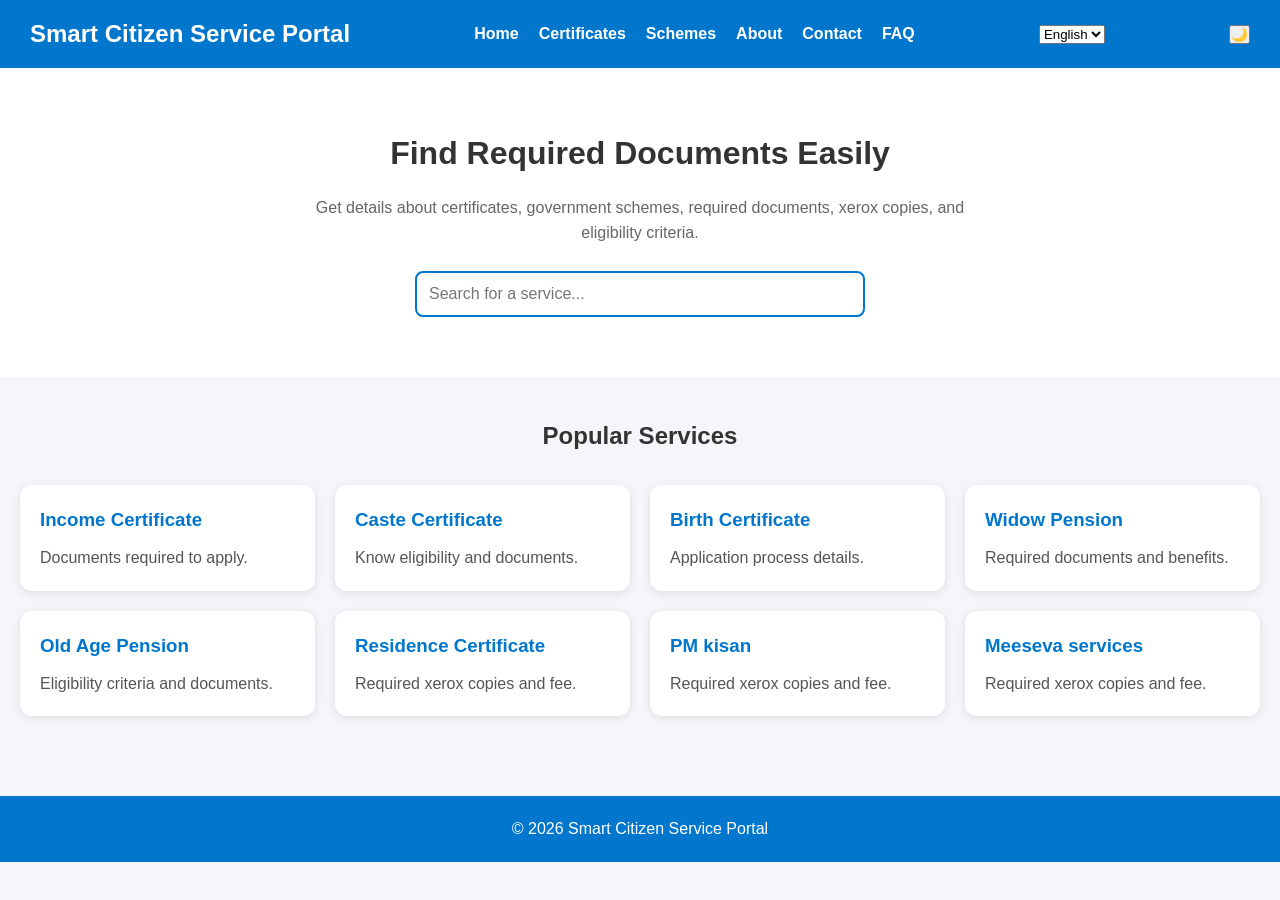
<file: index.html>
<!DOCTYPE html>
<html lang="en">
<head>
    <meta charset="UTF-8">
    <meta name="viewport" content="width=device-width, initial-scale=1.0">
    <title>Smart Citizen Service Portal</title>
    <link rel="stylesheet" href="style.css">
</head>
<body>

    <!-- Header -->
    <header>
    <div class="logo">
        <h1>Smart Citizen Service Portal</h1>
    </div>
    <nav>
        <ul>
            <li><a href="index.html">Home</a></li>
            <li><a href="certificates.html">Certificates</a></li>
            <li><a href="schemes.html">Schemes</a></li>
            <li><a href="about.html">About</a></li>
            <li><a href="contact.html">Contact</a></li>
            <li><a href="faq.html">FAQ</a></li>
        </ul>
        
    </nav>
<select id="language" onchange="changeLanguage()">
    <option value="en">English</option>
    <option value="te">తెలుగు</option>
    <a id="home">Home</a>
<a id="certificates">Certificates</a>
<a id="schemes">Schemes</a>
<a id="about">About</a>
<a id="contact">Contact</a>

<h1 id="title">Find Required Documents Easily</h1>

        
</select>
        <button id="theme-toggle">🌙</button>
    </header>

    <!-- Hero Section -->
    <section class="hero">
        <h2>Find Required Documents Easily</h2>
        <p>
            Get details about certificates, government schemes,
            required documents, xerox copies, and eligibility criteria.
        </p>

        <input
            type="text"
            id="searchInput"
            placeholder="Search for a service..."
            onkeyup="searchServices()"
        >
    </section>

    <!-- Services Section -->
    <section class="services">
        <h2>Popular Services</h2>

        <div class="service-container" id="serviceContainer">

            <div class="service-card">
                <h3>Income Certificate</h3>
                <p>Documents required to apply.</p>
            </div>

            <div class="service-card">
                <h3>Caste Certificate</h3>
                <p>Know eligibility and documents.</p>
            </div>

            <div class="service-card">
                <h3>Birth Certificate</h3>
                <p>Application process details.</p>
            </div>

            <div class="service-card">
                <h3>Widow Pension</h3>
                <p>Required documents and benefits.</p>
            </div>

            <div class="service-card">
                <h3>Old Age Pension</h3>
                <p>Eligibility criteria and documents.</p>
            </div>

            <div class="service-card">
                <h3>Residence Certificate</h3>
                <p>Required xerox copies and fee.</p>
            </div>
            <div class="service-card">
                <h3>PM kisan</h3>
                <p>Required xerox copies and fee.</p>
            </div>
            <div class="service-card">
                <h3>Meeseva services</h3>
                <p>Required xerox copies and fee.</p>
            </div>


        </div>
    </section>

    <!-- Footer -->
    <footer>
        <p>© 2026 Smart Citizen Service Portal</p>
    </footer>

    <script>
        
        // Services Data
const services = [
    {
        name: "Income Certificate",
        documents: [
            "Aadhaar Card",
            "Ration Card",
            "Passport Size Photos",
            "Address Proof"
        ],
        xeroxCopies: 2,
        fee: "₹35"
    },
    {
        name: "Caste Certificate",
        documents: [
            "Aadhaar Card",
            "Father's Caste Certificate",
            "Ration Card",
            "Passport Size Photos"
        ],
        xeroxCopies: 2,
        fee: "₹35"
    },
    {
        name: "Birth Certificate",
        documents: [
            "Hospital Record",
            "Parent Aadhaar Cards",
            "Address Proof"
        ],
        xeroxCopies: 2,
        fee: "Varies"
    },
    {
        name: "Residence Certificate",
        documents: [
            "Aadhaar Card",
            "Electricity Bill",
            "Ration Card"
        ],
        xeroxCopies: 2,
        fee: "₹35"
    },
    {
        name: "Widow Pension",
        documents: [
            "Aadhaar Card",
            "Death Certificate of Husband",
            "Bank Passbook",
            "Passport Size Photos"
        ],
        xeroxCopies: 2,
        fee: "Free"
    },
    {
        name: "Old Age Pension",
        documents: [
            "Aadhaar Card",
            "Age Proof",
            "Bank Passbook",
            "Passport Size Photos"
        ],
        xeroxCopies: 2,
        fee: "Free"
    },
    {
        name: "PM kisan",
        documents: [
            "Aadhaar Card",
            "Ration card",
            "Bank Passbook",
            "Passport Size Photos",
            "land proofs"
        ],
        xeroxCopies: 2,
        fee: "Free"
    },
    {
        name: "Meeseva services",
        documents:[
        "All documents are ready to submit"
        ],
    }
];


// Search Function
function searchServices() {
    const input = document
        .getElementById("searchInput")
        .value
        .toLowerCase();

    const cards = document.querySelectorAll(".service-card");

    cards.forEach(card => {
        const title = card
            .querySelector("h3")
            .textContent
            .toLowerCase();

        if (title.includes(input)) {
            card.style.display = "block";
        } else {
            card.style.display = "none";
        }
    });
}

// Show Service Details
function showServiceDetails(serviceName) {
    const service = services.find(
        item => item.name === serviceName
    );

    if (service) {
        let documentList = "";

        service.documents.forEach(doc => {
            documentList += `• ${doc}\n`;
        });

        alert(
            `Service: ${service.name}\n\n` +
            `Required Documents:\n${documentList}\n` +
            `Xerox Copies: ${service.xeroxCopies}\n` +
            `Fee: ${service.fee}`
        );
    }
}

// Add Click Events to Cards
document.addEventListener("DOMContentLoaded", () => {
    const cards = document.querySelectorAll(".service-card");

    cards.forEach(card => {
        card.addEventListener("click", () => {
            const serviceName =
                card.querySelector("h3").textContent;

            showServiceDetails(serviceName);
        });
    });
});


// Save user preferencconst toggleBtn = document.getElementById("theme-toggle");

const toggleBtn = document.getElementById("theme-toggle");

toggleBtn.addEventListener("click", () => {
    document.body.classList.toggle("dark-mode");

    if (document.body.classList.contains("dark-mode")) {
        localStorage.setItem("theme", "dark");
        toggleBtn.textContent = "☀️";
    } else {
        localStorage.setItem("theme", "light");
        toggleBtn.textContent = "🌙";
    }
});

// Save user preference
if (localStorage.getItem("theme") === "dark") {
    document.body.classList.add("dark-mode");
    toggleBtn.textContent = "☀️";
}
const translations = {
  en: {
    home: "Home",
    certificates: "Certificates",
    schemes: "Schemes",
    about: "About",
    contact: "Contact",
    faq: "FAQ",
    title: "Find Required Documents Easily",
    description: "Get information about certificates, government schemes, required documents, xerox copies, and eligibility criteria.",
    search: "Search for a service...",
    popular: "Popular Services"
  },

  te: {
    home: "హోమ్",
    certificates: "సర్టిఫికెట్లు",
    schemes: "ప్రభుత్వ పథకాలు",
    about: "మా గురించి",
    contact: "సంప్రదించండి",
    faq: "తరచుగా అడిగే ప్రశ్నలు",
    title: "అవసరమైన పత్రాలను సులభంగా తెలుసుకోండి",
    description: "సర్టిఫికెట్లు, ప్రభుత్వ పథకాలు, అవసరమైన పత్రాలు, జిరాక్స్ కాపీలు మరియు అర్హత వివరాలను పొందండి.",
    search: "సేవ కోసం వెతకండి...",
    popular: "ప్రసిద్ధ సేవలు"
  }
};
function changeLanguage() {
  const lang = document.getElementById("language").value;

  document.getElementById("home").innerText = translations[lang].home;
  document.getElementById("certificates").innerText = translations[lang].certificates;
  document.getElementById("schemes").innerText = translations[lang].schemes;
  document.getElementById("about").innerText = translations[lang].about;
  document.getElementById("contact").innerText = translations[lang].contact;
  document.getElementById("faq").innerText = translations[lang].faq;

  document.getElementById("title").innerText = translations[lang].title;
  document.getElementById("description").innerText = translations[lang].description;

  document.getElementById("popularServices").innerText = translations[lang].popular;
  document.getElementById("searchInput").placeholder = translations[lang].search;

  document.getElementById("aboutTitle").innerText = translations[lang].aboutTitle;
  document.getElementById("aboutText").innerText = translations[lang].aboutText;

  document.getElementById("contactTitle").innerText = translations[lang].contactTitle;
  document.getElementById("contactText").innerText = translations[lang].contactText;

  document.getElementById("faqTitle").innerText = translations[lang].faqTitle;
}
    </script>

</body>
</html>
</file>
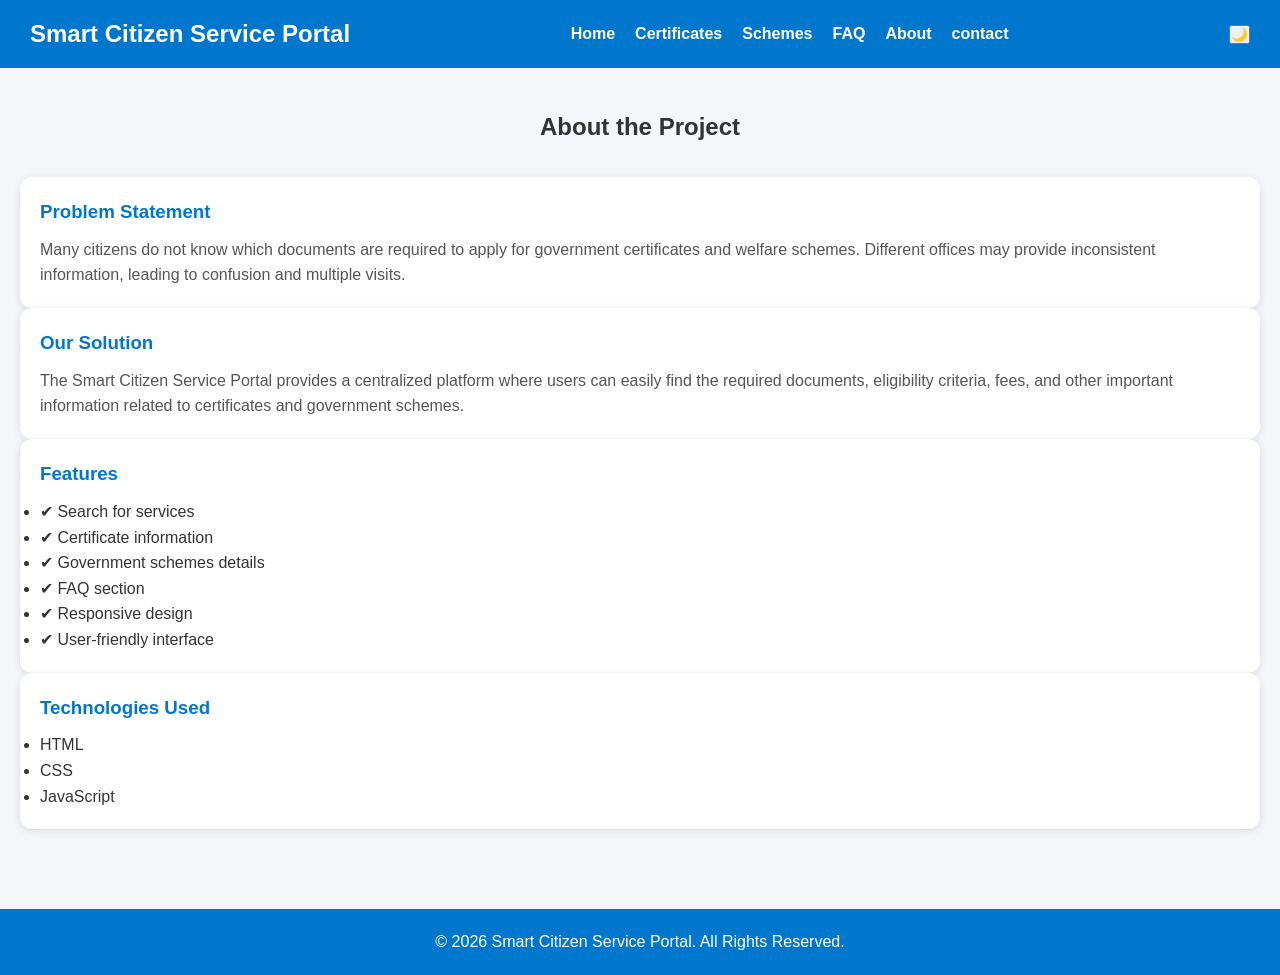
<file: about.html>
<!DOCTYPE html>
<html lang="en">
<head>
    <meta charset="UTF-8">
    <meta name="viewport" content="width=device-width, initial-scale=1.0">
    <title>About - Smart Citizen Service Portal</title>
    <link rel="stylesheet" href="style.css">
</head>
<body>

    <!-- Header -->
    <header>
        <div class="logo">
            <h1>Smart Citizen Service Portal</h1>
        </div>

        <nav>
            <ul>
                <li><a href="index.html"> Home</a></li>
                <li><a href="certificates.html"> Certificates</a></li>
                <li><a href="schemes.html">Schemes</a></li>
                <li><a href="faq.html"> FAQ</a></li>
                <li><a href="about.html"> About</a></li>
                <li><a href="contact.html">contact</a></li>
            </ul>
        </nav>
        <button id="theme-toggle">🌙</button>
    </header>

    <!-- About Section -->
    <section class="services">
        <h2>About the Project</h2>

        <div class="service-card">
            <h3>Problem Statement</h3>
            <p>
                Many citizens do not know which documents are required
                to apply for government certificates and welfare schemes.
                Different offices may provide inconsistent information,
                leading to confusion and multiple visits.
            </p>
        </div>

        <div class="service-card">
            <h3>Our Solution</h3>
            <p>
                The Smart Citizen Service Portal provides a centralized
                platform where users can easily find the required documents,
                eligibility criteria, fees, and other important information
                related to certificates and government schemes.
            </p>
        </div>

        <div class="service-card">
            <h3>Features</h3>
            <ul>
                <li>✔ Search for services</li>
                <li>✔ Certificate information</li>
                <li>✔ Government schemes details</li>
                <li>✔ FAQ section</li>
                <li>✔ Responsive design</li>
                <li>✔ User-friendly interface</li>
            </ul>
        </div>

        <div class="service-card">
            <h3>Technologies Used</h3>
            <ul>
                <li>HTML</li>
                <li>CSS</li>
                <li>JavaScript</li>
            </ul>
        </div>

    </section>

    <!-- Footer -->
    <footer>
        <p>© 2026 Smart Citizen Service Portal. All Rights Reserved.</p>
    </footer>
    <script>
        const toggleBtn = document.getElementById("theme-toggle");

toggleBtn.addEventListener("click", () => {
    document.body.classList.toggle("dark-mode");

    if (document.body.classList.contains("dark-mode")) {
        localStorage.setItem("theme", "dark");
        toggleBtn.textContent = "☀️";
    } else {
        localStorage.setItem("theme", "light");
        toggleBtn.textContent = "🌙";
    }
});

// Save user preference
if (localStorage.getItem("theme") === "dark") {
    document.body.classList.add("dark-mode");
    toggleBtn.textContent = "☀️";
}
    </script>
</body>
</html>
</file>
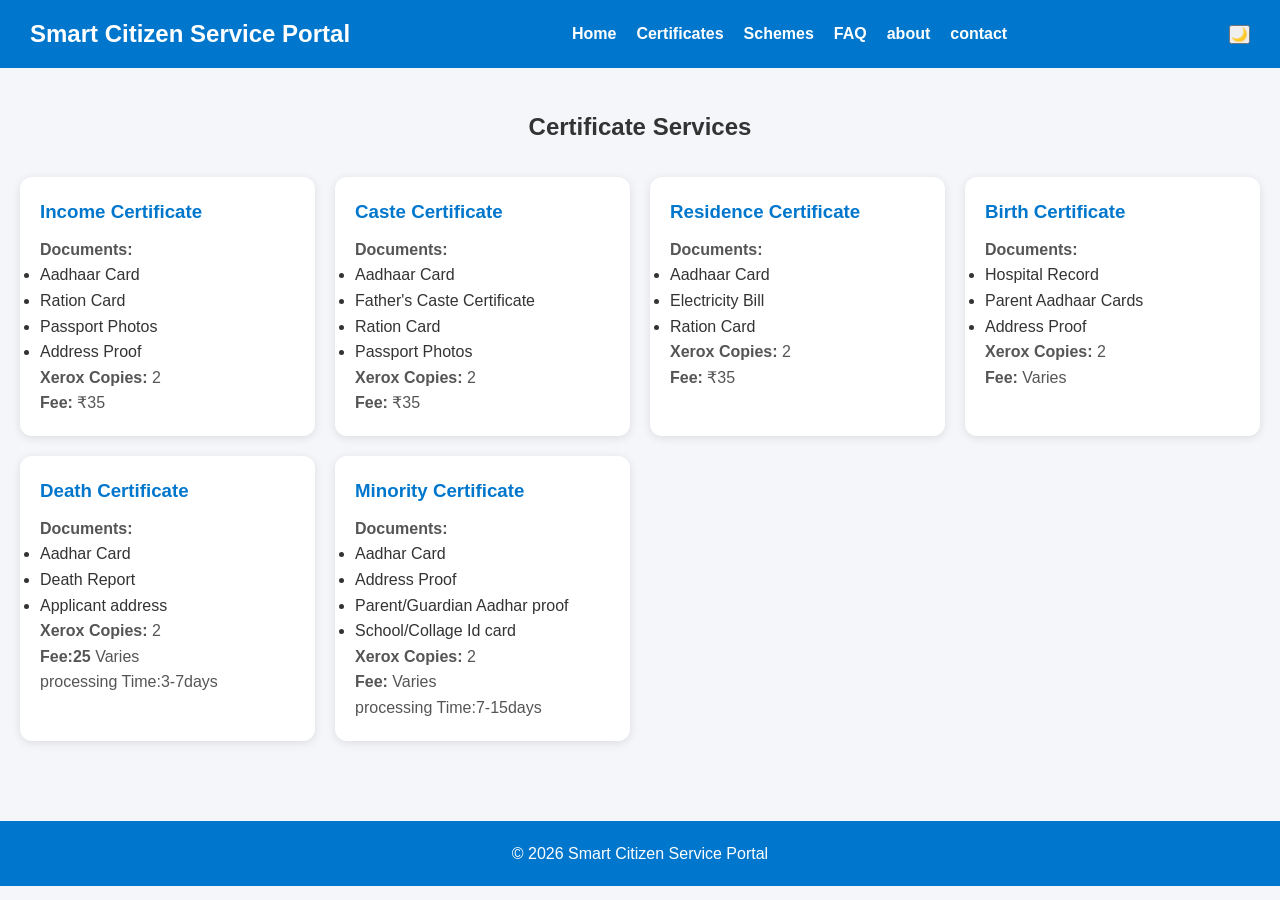
<file: certificates.html>
<!DOCTYPE html>
<html lang="en">
<head>
    <meta charset="UTF-8">
    <meta name="viewport" content="width=device-width, initial-scale=1.0">
    <title>Certificates - Smart Citizen Service Portal</title>
    <link rel="stylesheet" href="style.css">
</head>
<body>

    <header>
        <div class="logo">
            <h1>Smart Citizen Service Portal</h1>
        </div>

        <nav>
            <ul>
                <li><a href="index.html">Home</a></li>
                <li><a href="certificates.html">Certificates</a></li>
                <li><a href="schemes.html">Schemes</a></li>
                <li><a href="faq.html">FAQ</a></li>
                <li><a href="about.html">about</a></li>
                <li><a href="contact.html">contact</a></li>
            </ul>
        </nav>
        <button id="theme-toggle">🌙</button>
    </header>

    <section class="services">
        <h2>Certificate Services</h2>

        <div class="service-container">

            <div class="service-card">
                <h3>Income Certificate</h3>
                <p><strong>Documents:</strong></p>
                <ul>
                    <li>Aadhaar Card</li>
                    <li>Ration Card</li>
                    <li>Passport Photos</li>
                    <li>Address Proof</li>
                </ul>
                <p><strong>Xerox Copies:</strong> 2</p>
                <p><strong>Fee:</strong> ₹35</p>
            </div>

            <div class="service-card">
                <h3>Caste Certificate</h3>
                <p><strong>Documents:</strong></p>
                <ul>
                    <li>Aadhaar Card</li>
                    <li>Father's Caste Certificate</li>
                    <li>Ration Card</li>
                    <li>Passport Photos</li>
                </ul>
                <p><strong>Xerox Copies:</strong> 2</p>
                <p><strong>Fee:</strong> ₹35</p>
            </div>

            <div class="service-card">
                <h3>Residence Certificate</h3>
                <p><strong>Documents:</strong></p>
                <ul>
                    <li>Aadhaar Card</li>
                    <li>Electricity Bill</li>
                    <li>Ration Card</li>
                </ul>
                <p><strong>Xerox Copies:</strong> 2</p>
                <p><strong>Fee:</strong> ₹35</p>
            </div>

            <div class="service-card">
                <h3>Birth Certificate</h3>
                <p><strong>Documents:</strong></p>
                <ul>
                    <li>Hospital Record</li>
                    <li>Parent Aadhaar Cards</li>
                    <li>Address Proof</li>
                </ul>
                <p><strong>Xerox Copies:</strong> 2</p>
                <p><strong>Fee:</strong> Varies</p>
            </div>
            <div class="service-card">
                <h3>Death Certificate</h3>
                <p><strong>Documents:</strong></p>
                <ul>
                    <li>Aadhar Card</li>
                    <li>Death Report</li>
                    <li>Applicant address</li>
                </ul>
                <p><strong>Xerox Copies:</strong> 2</p>
                <p><strong>Fee:25</strong> Varies</p>
                <p>processing Time:3-7days</p>
            </div>
            <div class="service-card">
                <h3>Minority Certificate</h3>
                <p><strong>Documents:</strong></p>
                <ul>
                    <li>Aadhar Card</li>
                    <li>Address Proof</li>
                    <li>Parent/Guardian Aadhar proof</li>
                    <li>School/Collage Id card</li>
                </ul>
                <p><strong>Xerox Copies:</strong> 2</p>
                <p><strong>Fee:</strong> Varies</p>
                <p>processing Time:7-15days</p>
            </div>
        </div>
    </section>

    <footer>
        <p>© 2026 Smart Citizen Service Portal</p>
    </footer>
    <script>
        const toggleBtn = document.getElementById("theme-toggle");

toggleBtn.addEventListener("click", () => {
    document.body.classList.toggle("dark-mode");

    if (document.body.classList.contains("dark-mode")) {
        localStorage.setItem("theme", "dark");
        toggleBtn.textContent = "☀️";
    } else {
        localStorage.setItem("theme", "light");
        toggleBtn.textContent = "🌙";
    }
});

// Save user preference
if (localStorage.getItem("theme") === "dark") {
    document.body.classList.add("dark-mode");
    toggleBtn.textContent = "☀️";
}
    </script>

</body>
</html>
</file>
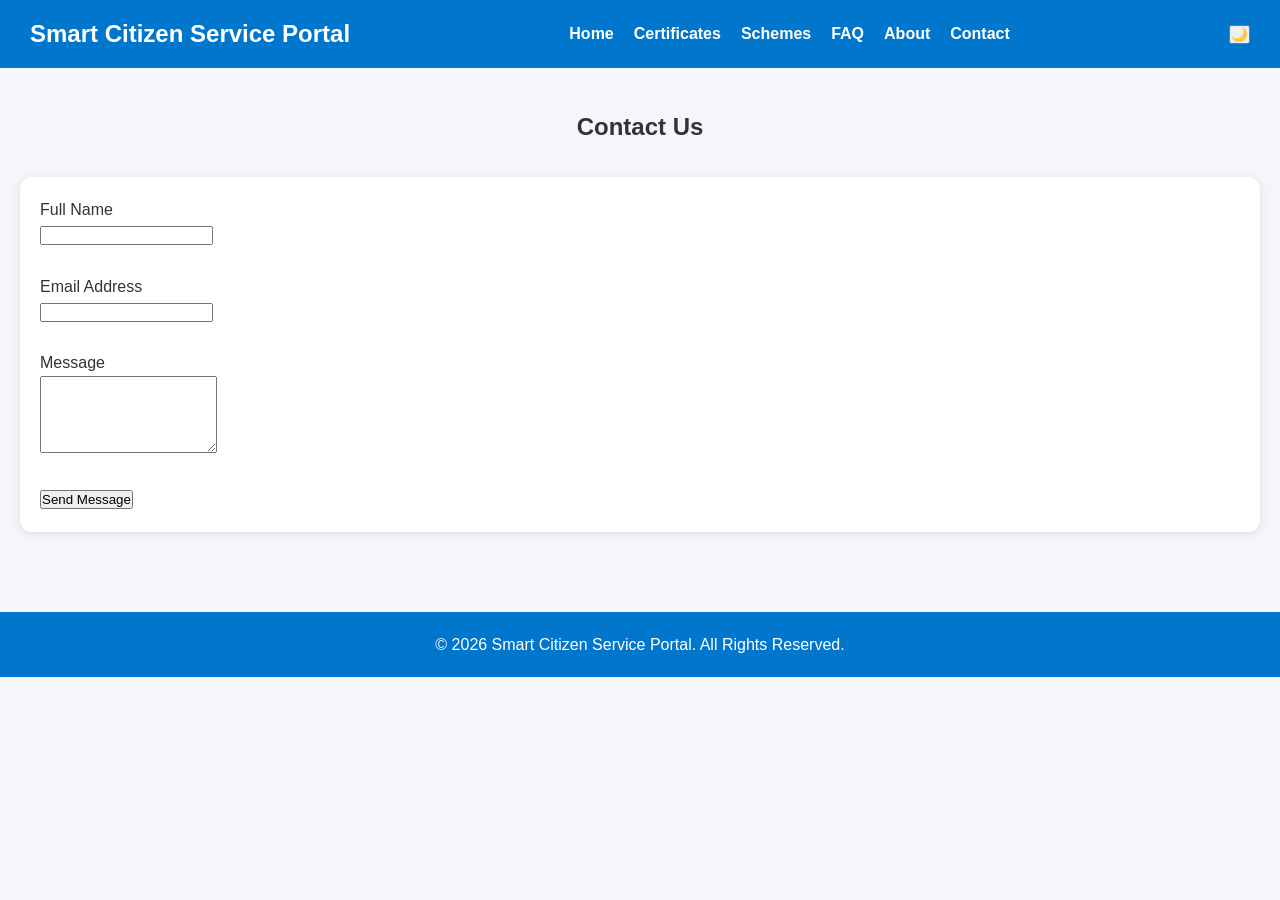
<file: contact.html>
<!DOCTYPE html>
<html lang="en">
<head>
    <meta charset="UTF-8">
    <meta name="viewport" content="width=device-width, initial-scale=1.0">
    <title>Contact Us - Smart Citizen Service Portal</title>
    <link rel="stylesheet" href="style.css">
</head>
<body>

    <!-- Header -->
    <header>
        <div class="logo">
            <h1>Smart Citizen Service Portal</h1>
        </div>

        <nav>
            <ul>
                <li><a href="index.html"> Home</a></li>
                <li><a href="certificates.html"> Certificates</a></li>
                <li><a href="schemes.html"> Schemes</a></li>
                <li><a href="faq.html"> FAQ</a></li>
                <li><a href="about.html">About</a></li>
                <li><a href="contact.html"> Contact</a></li>
            </ul>
        </nav>
        <button id="theme-toggle">🌙</button>
    </header>

    <!-- Contact Section -->
    <section class="services">
        <h2>Contact Us</h2>

        <div class="service-card">
            <form id="contactForm">

                <label for="name">Full Name</label><br>
                <input type="text" id="name" required><br><br>

                <label for="email">Email Address</label><br>
                <input type="email" id="email" required><br><br>

                <label for="message">Message</label><br>
                <textarea id="message" rows="5" required></textarea><br><br>

                <button type="submit">Send Message</button>

            </form>
        </div>
    </section>

    <!-- Footer -->
    <footer>
        <p>© 2026 Smart Citizen Service Portal. All Rights Reserved.</p>
    </footer>
<script>
    const toggleBtn = document.getElementById("theme-toggle");

toggleBtn.addEventListener("click", () => {
    document.body.classList.toggle("dark-mode");

    if (document.body.classList.contains("dark-mode")) {
        localStorage.setItem("theme", "dark");
        toggleBtn.textContent = "☀️";
    } else {
        localStorage.setItem("theme", "light");
        toggleBtn.textContent = "🌙";
    }
});

// Save user preference
if (localStorage.getItem("theme") === "dark") {
    document.body.classList.add("dark-mode");
    toggleBtn.textContent = "☀️";
}
</script>
    

</body>
</html>
</file>
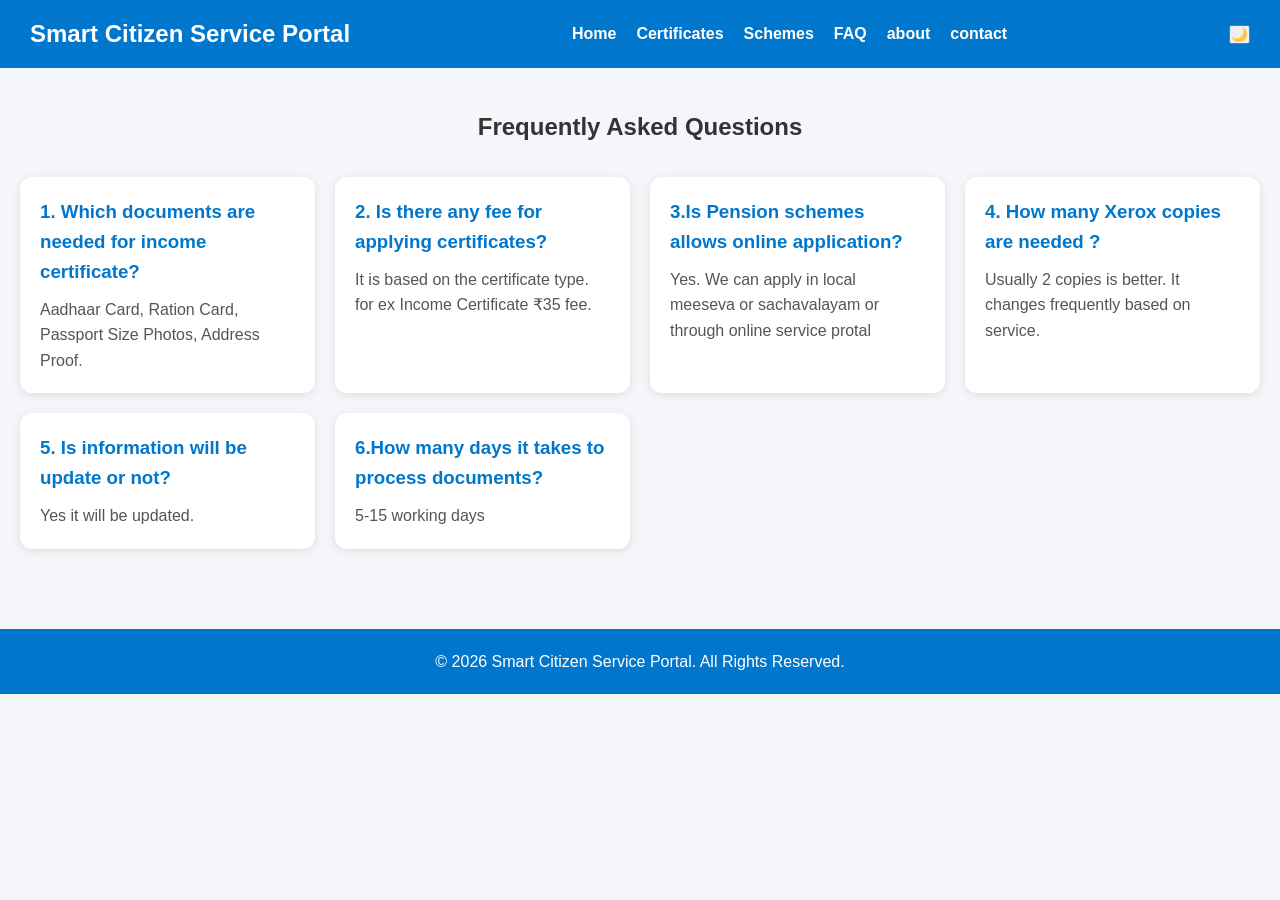
<file: faq.html>
<!DOCTYPE html>
<html lang="en">
<head>
    <meta charset="UTF-8">
    <meta name="viewport" content="width=device-width, initial-scale=1.0">
    <title>FAQ - Smart Citizen Service Portal</title>
    <link rel="stylesheet" href="style.css">
</head>
<body>

    <!-- Header -->
    <header>
        <div class="logo">
            <h1>Smart Citizen Service Portal</h1>
        </div>

        <nav>
            <ul>
                <li><a href="index.html">Home</a></li>
                <li><a href="certificates.html">Certificates</a></li>
                <li><a href="schemes.html">Schemes</a></li>
                <li><a href="faq.html">FAQ</a></li>
                <li><a href="about.html">about</a></li>
                <li><a href="contact.html">contact</a></li>
            </ul>
        </nav>
        <button id="theme-toggle">🌙</button>
    </header>

    <!-- FAQ Section -->
    <section class="services">
        <h2>Frequently Asked Questions</h2>

        <div class="service-container">

            <div class="service-card">
                <h3>1. Which documents are needed for income certificate?</h3>
                <p>
                    Aadhaar Card, Ration Card, Passport Size Photos,
                    Address Proof.
                </p>
            </div>

            <div class="service-card">
                <h3>2. Is there any fee for applying certificates?</h3>
                <p>
                    It is based on the certificate type.
                for ex Income Certificate  ₹35 fee.
                </p>
            </div>

            <div class="service-card">
                <h3>3.Is Pension schemes allows online application?</h3>
                <p>
                    Yes. We can apply in local meeseva or sachavalayam
                    or through  online service protal
                </p>
            </div>

            <div class="service-card">
                <h3>4.  How many Xerox copies are needed ?</h3>
                <p>
                    Usually 2 copies is better.
                    It changes frequently based on service.
                </p>
            </div>



            <div class="service-card">
                <h3>5. Is information will be update or not?</h3>
                <p>
                    Yes it will be updated.
                </p>
            </div>
            <div class="service-card">
                <h3>6.How many days it takes to process documents?</h3>
                <p>
                    5-15 working days
                </p>
            </div>

        </div>
    </section>

    <!-- Footer -->
    <footer>
        <p>© 2026 Smart Citizen Service Portal. All Rights Reserved.</p>
    </footer>
    <script>
        const toggleBtn = document.getElementById("theme-toggle");

toggleBtn.addEventListener("click", () => {
    document.body.classList.toggle("dark-mode");

    if (document.body.classList.contains("dark-mode")) {
        localStorage.setItem("theme", "dark");
        toggleBtn.textContent = "☀️";
    } else {
        localStorage.setItem("theme", "light");
        toggleBtn.textContent = "🌙";
    }
});

// Save user preference
if (localStorage.getItem("theme") === "dark") {
    document.body.classList.add("dark-mode");
    toggleBtn.textContent = "☀️";
}
    </script>
</body>
</html>
</file>
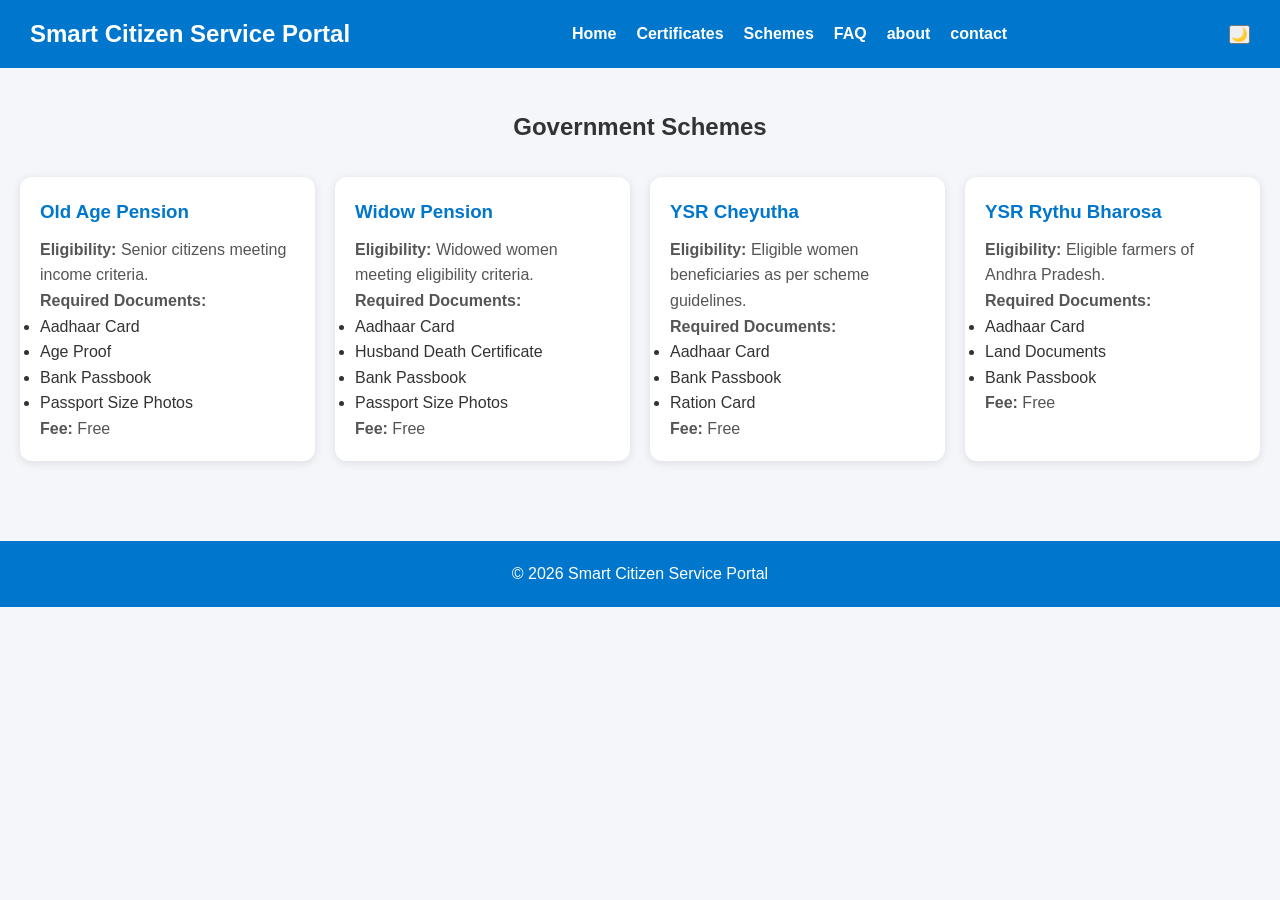
<file: schemes.html>
<!DOCTYPE html>
<html lang="en">
<head>
    <meta charset="UTF-8">
    <meta name="viewport" content="width=device-width, initial-scale=1.0">
    <title>Government Schemes - Smart Citizen Service Portal</title>
    <link rel="stylesheet" href="style.css">
</head>
<body>

    <header>
        <div class="logo">
            <h1>Smart Citizen Service Portal</h1>
        </div>

        <nav>
            <ul>
                <li><a href="index.html">Home</a></li>
                <li><a href="certificates.html">Certificates</a></li>
                <li><a href="schemes.html">Schemes</a></li>
                <li><a href="faq.html">FAQ</a></li>
                <li><a href="about.html">about</a></li>
                <li><a href="contact.html">contact</a></li>
            </ul>
        </nav>
        <button id="theme-toggle">🌙</button>
    </header>

    <section class="services">
        <h2>Government Schemes</h2>

        <div class="service-container">

            <div class="service-card">
                <h3>Old Age Pension</h3>
                <p><strong>Eligibility:</strong> Senior citizens meeting income criteria.</p>
                <p><strong>Required Documents:</strong></p>
                <ul>
                    <li>Aadhaar Card</li>
                    <li>Age Proof</li>
                    <li>Bank Passbook</li>
                    <li>Passport Size Photos</li>
                </ul>
                <p><strong>Fee:</strong> Free</p>
            </div>

            <div class="service-card">
                <h3>Widow Pension</h3>
                <p><strong>Eligibility:</strong> Widowed women meeting eligibility criteria.</p>
                <p><strong>Required Documents:</strong></p>
                <ul>
                    <li>Aadhaar Card</li>
                    <li>Husband Death Certificate</li>
                    <li>Bank Passbook</li>
                    <li>Passport Size Photos</li>
                </ul>
                <p><strong>Fee:</strong> Free</p>
            </div>

            <div class="service-card">
                <h3>YSR Cheyutha</h3>
                <p><strong>Eligibility:</strong> Eligible women beneficiaries as per scheme guidelines.</p>
                <p><strong>Required Documents:</strong></p>
                <ul>
                    <li>Aadhaar Card</li>
                    <li>Bank Passbook</li>
                    <li>Ration Card</li>
                </ul>
                <p><strong>Fee:</strong> Free</p>
            </div>

            <div class="service-card">
                <h3>YSR Rythu Bharosa</h3>
                <p><strong>Eligibility:</strong> Eligible farmers of Andhra Pradesh.</p>
                <p><strong>Required Documents:</strong></p>
                <ul>
                    <li>Aadhaar Card</li>
                    <li>Land Documents</li>
                    <li>Bank Passbook</li>
                </ul>
                <p><strong>Fee:</strong> Free</p>
            </div>

        </div>
    </section>

    <footer>
        <p>© 2026 Smart Citizen Service Portal</p>
    </footer>
    <script>
        const toggleBtn = document.getElementById("theme-toggle");

toggleBtn.addEventListener("click", () => {
    document.body.classList.toggle("dark-mode");

    if (document.body.classList.contains("dark-mode")) {
        localStorage.setItem("theme", "dark");
        toggleBtn.textContent = "☀️";
    } else {
        localStorage.setItem("theme", "light");
        toggleBtn.textContent = "🌙";
    }
});

// Save user preference
if (localStorage.getItem("theme") === "dark") {
    document.body.classList.add("dark-mode");
    toggleBtn.textContent = "☀️";
}
    </script>

</body>
</html>
</file>
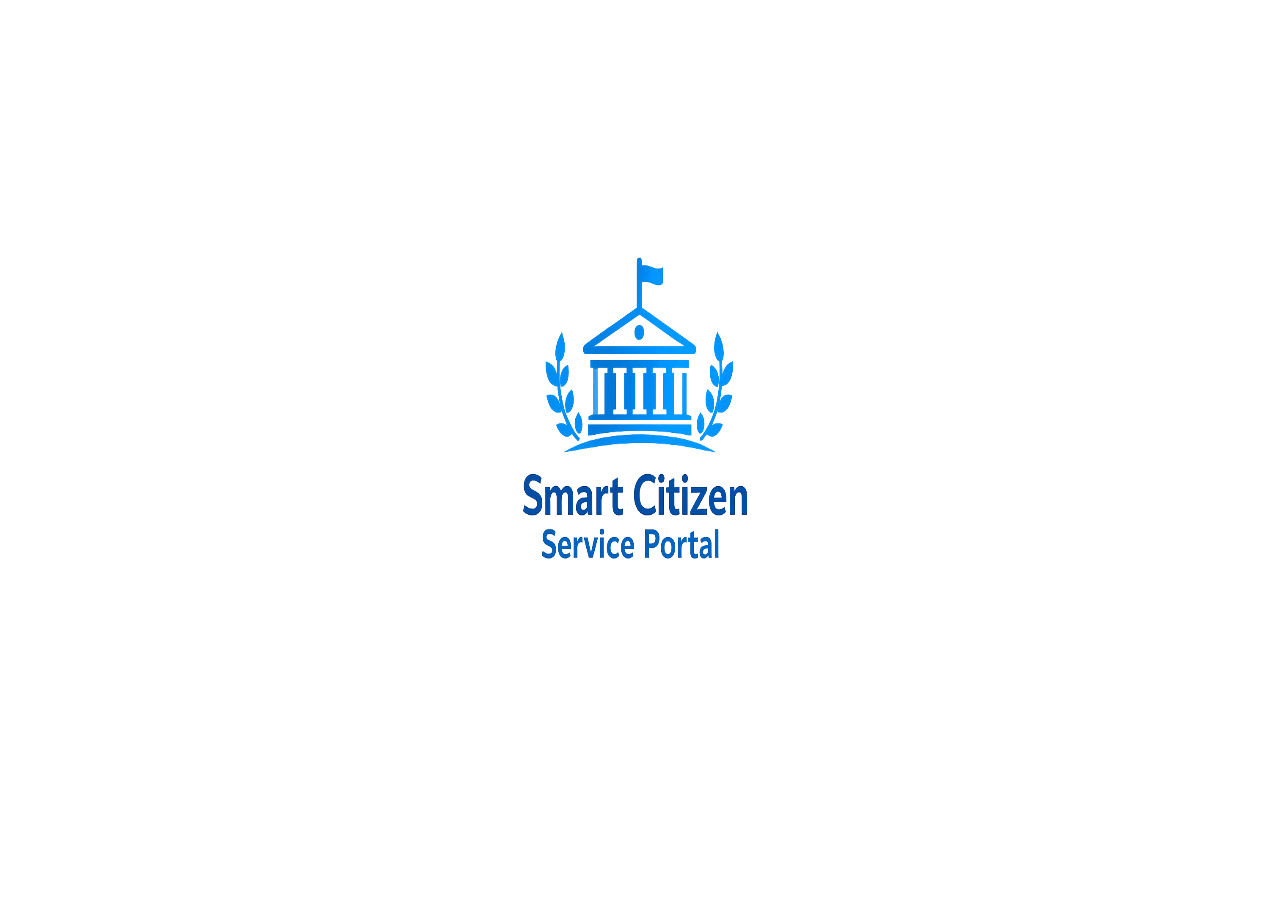
<file: splash.html>
<!DOCTYPE html>
<html>
    <head>
        <title>Loading...</title>
        <style>
            body{
                margin: 0%;
                height: 100vh;
                display:flex;
                justify-content: center;
                align-items: center;
                flex-direction: column;
                background: linear-gradient(toright,#0077cc,#0055aa);
                color: burlywood;
                font-family: Arial, Helvetica, sans-serif;
            }
            img{
                width:650px;
                height: 650px;
            }
        </style>
    </head>
    <body>
        <img src="image.png"height="100px",width="100px">
        <script>
            setTimeout(function()
            {
                window.location.href="index.html";
            },2000);
        </script>
    </body>
</html>
</file>
<file: style.css>
/* Reset */
* {
    margin: 0;
    padding: 0;
    box-sizing: border-box;
    font-family: Arial, sans-serif;
}

/* Body */
body {
    background-color: #f4f6f9;
    color: #333;
    line-height: 1.6;
}

/* Header */
header {
    background-color: #0077cc;
    color: white;
    padding: 15px 30px;
    display: flex;
    justify-content: space-between;
    align-items: center;
    flex-wrap: wrap;
}

.logo h1 {
    font-size: 24px;
}

nav ul {
    list-style: none;
    display: flex;
    gap: 20px;
}

nav ul li a {
    color: white;
    text-decoration: none;
    font-weight: bold;
}

nav ul li a:hover {
    text-decoration: underline;
}

/* Hero Section */
.hero {
    text-align: center;
    padding: 60px 20px;
    background-color: white;
}

.hero h2 {
    font-size: 32px;
    margin-bottom: 15px;
}

.hero p {
    max-width: 700px;
    margin: 0 auto 25px;
    color: #666;
}

.hero input {
    width: 100%;
    max-width: 450px;
    padding: 12px;
    border: 2px solid #0077cc;
    border-radius: 8px;
    font-size: 16px;
}

/* Services Section */
.services {
    padding: 40px 20px;
}

.services h2 {
    text-align: center;
    margin-bottom: 30px;
}

.service-container {
    display: grid;
    grid-template-columns: repeat(auto-fit, minmax(250px, 1fr));
    gap: 20px;
}

.service-card {
    background-color: white;
    padding: 20px;
    border-radius: 12px;
    box-shadow: 0 2px 10px rgba(0, 0, 0, 0.1);
    transition: transform 0.3s ease;
}

.service-card:hover {
    transform: translateY(-5px);
}

.service-card h3 {
    color: #0077cc;
    margin-bottom: 10px;
}

.service-card p {
    color: #555;
}

/* Footer */
footer {
    text-align: center;
    padding: 20px;
    background-color: #0077cc;
    color: white;
    margin-top: 40px;
}

/* Responsive Design */
@media (max-width: 768px) {
    header {
        flex-direction: column;
        text-align: center;
    }

    nav ul {
        flex-direction: column;
        margin-top: 15px;
        gap: 10px;
    }

    .hero h2 {
        font-size: 26px;
    }

    .hero input {
        width: 90%;
    }
}
.dark-mode {
    background-color: #121212;
    color: white;
}

.dark-mode .service-card {
    background-color: #1e1e1e;
    color: white;
}

.dark-mode header,
.dark-mode footer {
    background-color: #0d47a1;
}
</file>
